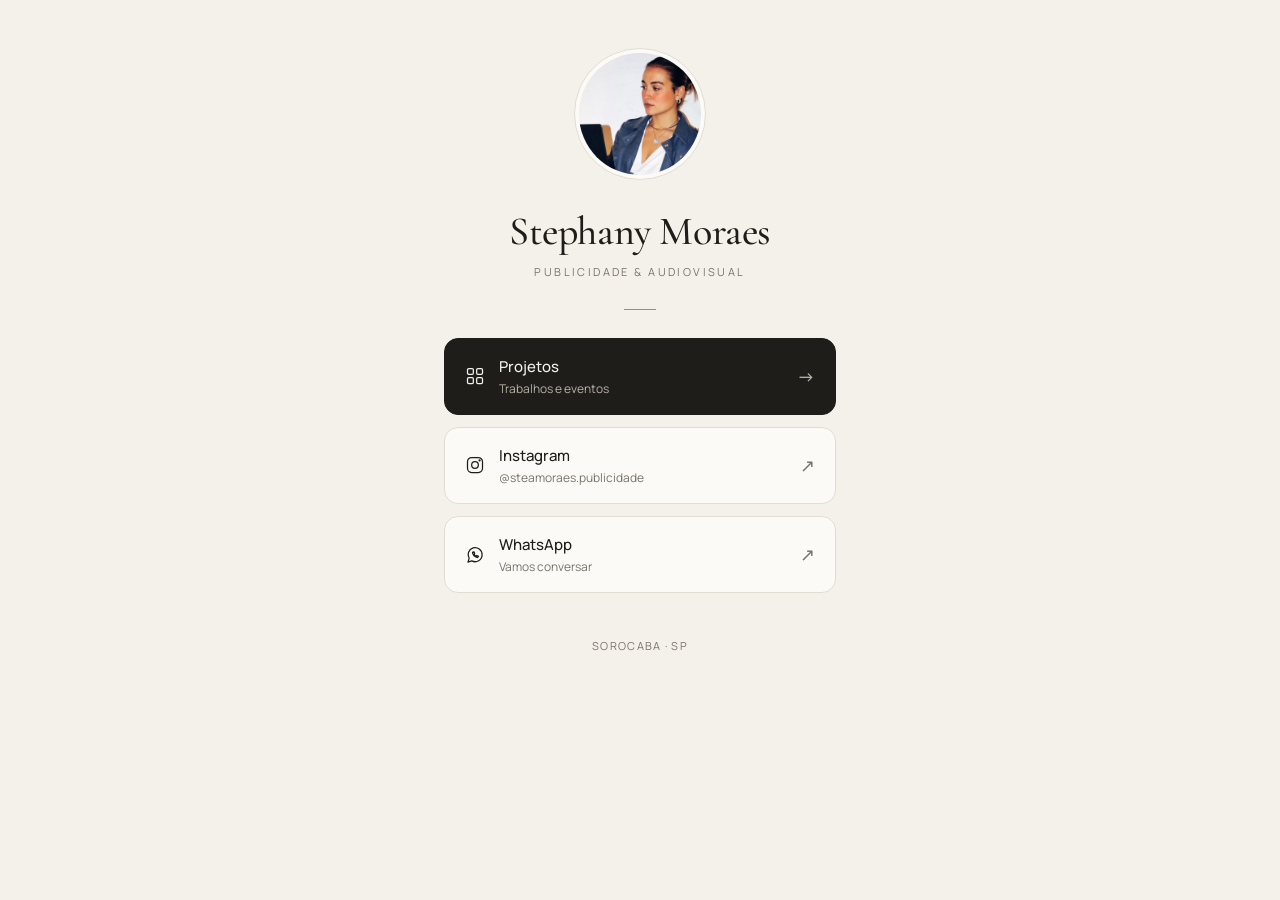
<file: site/index.html>
<!DOCTYPE html>
<html lang="pt-BR">
<head>
  <meta charset="UTF-8">
  <meta name="viewport" content="width=device-width, initial-scale=1">
  <title>Stephany Moraes | Social Media, Videomaker e Fotografia</title>
  <meta name="description" content="Stephany Moraes — Social Media, Videomaker e Fotografia.">
  <meta name="theme-color" content="#f4f1ea">

  <meta property="og:title" content="Stephany Moraes">
  <meta property="og:description" content="Publicidade & Audiovisual">
  <meta property="og:image" content="img/perfil.jpg">

  <link rel="preconnect" href="https://fonts.googleapis.com">
  <link rel="preconnect" href="https://fonts.gstatic.com" crossorigin>
  <link href="https://fonts.googleapis.com/css2?family=Cormorant+Garamond:wght@500&family=Manrope:wght@400;500&display=swap" rel="stylesheet">
  <link rel="stylesheet" href="css/style.css">
</head>
<body>
  <main class="wrap">

    <section class="perfil">
      <img class="foto" src="img/perfil.jpg" alt="Foto de Stephany Moraes">
      <h1 class="nome">Stephany Moraes</h1>
      <p class="areas">Publicidade & Audiovisual</p>
    </section>

    <div class="divisor"></div>

    <nav class="links">
      <a class="btn destaque" href="projetos.html">
        <svg viewBox="0 0 24 24" fill="none" stroke-width="1.5" stroke-linecap="round" stroke-linejoin="round" aria-hidden="true">
          <rect x="3" y="3" width="7" height="7" rx="1.5"/><rect x="14" y="3" width="7" height="7" rx="1.5"/>
          <rect x="3" y="14" width="7" height="7" rx="1.5"/><rect x="14" y="14" width="7" height="7" rx="1.5"/>
        </svg>
        <span class="texto">Projetos<small>Trabalhos e eventos</small></span>
        <span class="seta">→</span>
      </a>

      <a class="btn" href="https://instagram.com/steamoraes.publicidade" target="_blank" rel="noopener">
        <svg viewBox="0 0 24 24" fill="none" stroke-width="1.5" stroke-linecap="round" stroke-linejoin="round" aria-hidden="true">
          <rect x="3" y="3" width="18" height="18" rx="5"/><circle cx="12" cy="12" r="4"/><circle cx="17.5" cy="6.5" r=".6" fill="currentColor"/>
        </svg>
        <span class="texto">Instagram<small>@steamoraes.publicidade</small></span>
        <span class="seta">↗</span>
      </a>

      <a class="btn" href="https://wa.me/5515998329003?text=Ol%C3%A1%2C%20gostaria%20de%20conhecer%20mais%20o%20seu%20trabalho!" target="_blank" rel="noopener">
        <svg viewBox="0 0 24 24" fill="none" stroke-width="1.5" stroke-linecap="round" stroke-linejoin="round" aria-hidden="true">
          <path d="M20.5 11.6a8.4 8.4 0 0 1-12.4 7.4L3.5 20.5l1.5-4.4A8.4 8.4 0 1 1 20.5 11.6z"/>
          <path d="M9 8.8c0 3.2 2.9 6.2 6.2 6.2l1-1.4-2-1-.9.8c-1-.4-2-1.4-2.4-2.4l.8-.9-1-2L9 8.8z"/>
        </svg>
        <span class="texto">WhatsApp<small>Vamos conversar</small></span>
        <span class="seta">↗</span>
      </a>
    </nav>

    <footer class="rodape">Sorocaba · SP</footer>

  </main>
</body>
</html>
</file>
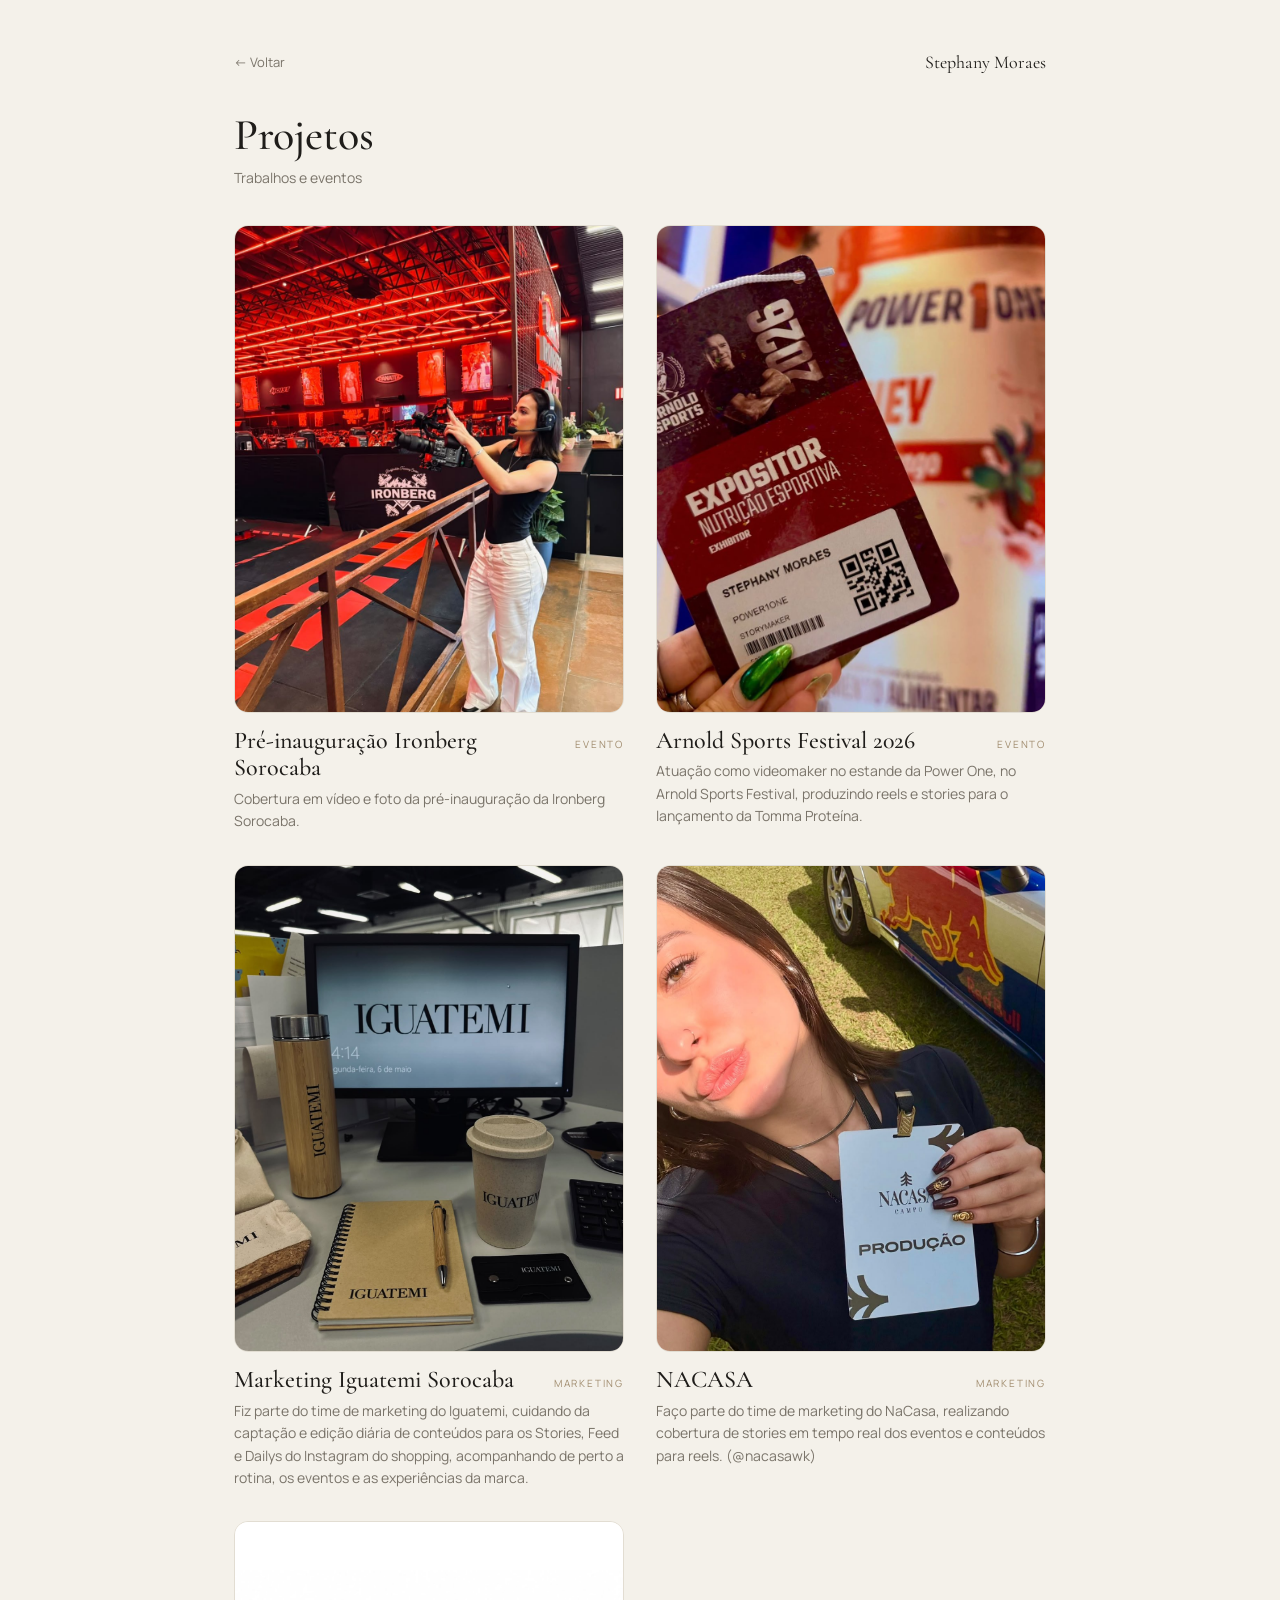
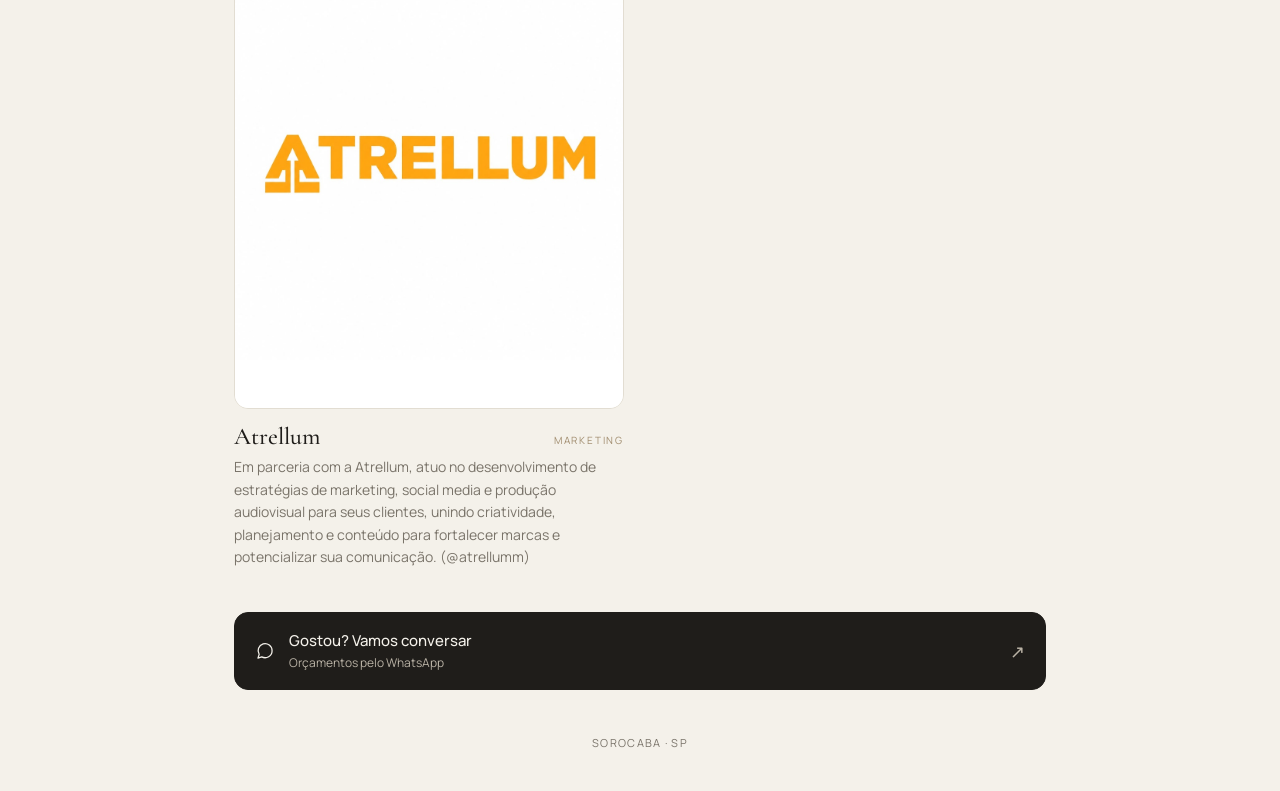
<file: site/projetos.html>
<!DOCTYPE html>
<html lang="pt-BR">
<head>
  <meta charset="UTF-8">
  <meta name="viewport" content="width=device-width, initial-scale=1">
  <title>Projetos | Stephany Moraes</title>
  <meta name="theme-color" content="#f4f1ea">

  <link rel="preconnect" href="https://fonts.googleapis.com">
  <link rel="preconnect" href="https://fonts.gstatic.com" crossorigin>
  <link href="https://fonts.googleapis.com/css2?family=Cormorant+Garamond:wght@500&family=Manrope:wght@400;500&display=swap" rel="stylesheet">
  <link rel="stylesheet" href="css/style.css">
</head>
<body>
  <main class="wrap largo">

    <header class="topo">
      <a class="voltar" href="index.html">← Voltar</a>
      <span class="assinatura">Stephany Moraes</span>
    </header>

    <h1 class="titulo-pagina">Projetos</h1>
    <p class="subtitulo">Trabalhos e eventos</p>

    <section class="projetos">

      <!-- PROJETO 1 -->
      <article class="projeto">
        <div class="capa">
          <img src="img/ironberg.jpg" alt="Stephany filmando na pré-inauguração da Ironberg Sorocaba" loading="lazy">
        </div>
        <div class="info">
          <h2>Pré-inauguração Ironberg Sorocaba</h2>
          <span class="tag">Evento</span>
        </div>
        <p>Cobertura em vídeo e foto da pré-inauguração da Ironberg Sorocaba.</p>
      </article>

      <!-- PROJETO 2 -->
      <article class="projeto">
        <div class="capa">
          <img src="img/arnold.jpg" alt="Credencial de expositora de Stephany Moraes no Arnold Sports Festival 2026, no estande da Power One" loading="lazy">
        </div>
        <div class="info">
          <h2>Arnold Sports Festival 2026</h2>
          <span class="tag">Evento</span>
        </div>
        <p>Atuação como videomaker no estande da Power One, no Arnold Sports Festival, produzindo reels e stories para o lançamento da Tomma Proteína.</p>
      </article>

      <!-- PROJETO 3 -->
      <article class="projeto">
        <div class="capa">
          <img src="img/Iguatemi.jpeg" alt="Escritorio de marketing do Iguatemi Sorocaba" loading="lazy">
        </div>
        <div class="info">
          <h2>Marketing Iguatemi Sorocaba</h2>
          <span class="tag">Marketing</span>
        </div>
        <p>Fiz parte do time de marketing do Iguatemi, cuidando da captação e edição diária de conteúdos para os Stories, Feed e Dailys do Instagram do shopping, acompanhando de perto a rotina, os eventos e as experiências da marca.</p>
      </article>

      <!-- PROJETO 4 -->
      <article class="projeto">
        <div class="capa">
          <img src="img/nacasa.jpeg" alt="Credencial NACASA" loading="lazy">
        </div>
        <div class="info">
          <h2>NACASA</h2>
          <span class="tag">Marketing</span>
        </div>
        <p>Faço parte do time de marketing do NaCasa, realizando cobertura de stories em tempo real dos eventos e conteúdos para reels. (@nacasawk)</p>
      </article>

      <!-- PROJETO 5 -->
      <article class="projeto">
        <div class="capa">
          <img src="img/atrellum.jpg" alt="Atrellum" loading="lazy">
        </div>
        <div class="info">
          <h2>Atrellum</h2>
          <span class="tag">Marketing</span>
        </div>
        <p>Em parceria com a Atrellum, atuo no desenvolvimento de estratégias de marketing, social media e produção audiovisual para seus clientes, unindo criatividade, planejamento e conteúdo para fortalecer marcas e potencializar sua comunicação. (@atrellumm)</p>
      </article>

    </section>

    <div class="cta">
      <a class="btn destaque" href="https://wa.me/5515998329003?text=Ol%C3%A1%2C%20gostaria%20de%20conhecer%20mais%20o%20seu%20trabalho!" target="_blank" rel="noopener">
        <svg viewBox="0 0 24 24" fill="none" stroke-width="1.5" stroke-linecap="round" stroke-linejoin="round" aria-hidden="true">
          <path d="M20.5 11.6a8.4 8.4 0 0 1-12.4 7.4L3.5 20.5l1.5-4.4A8.4 8.4 0 1 1 20.5 11.6z"/>
        </svg>
        <span class="texto">Gostou? Vamos conversar<small>Orçamentos pelo WhatsApp</small></span>
        <span class="seta">↗</span>
      </a>
    </div>

    <footer class="rodape">Sorocaba · SP</footer>

  </main>
</body>
</html>
</file>
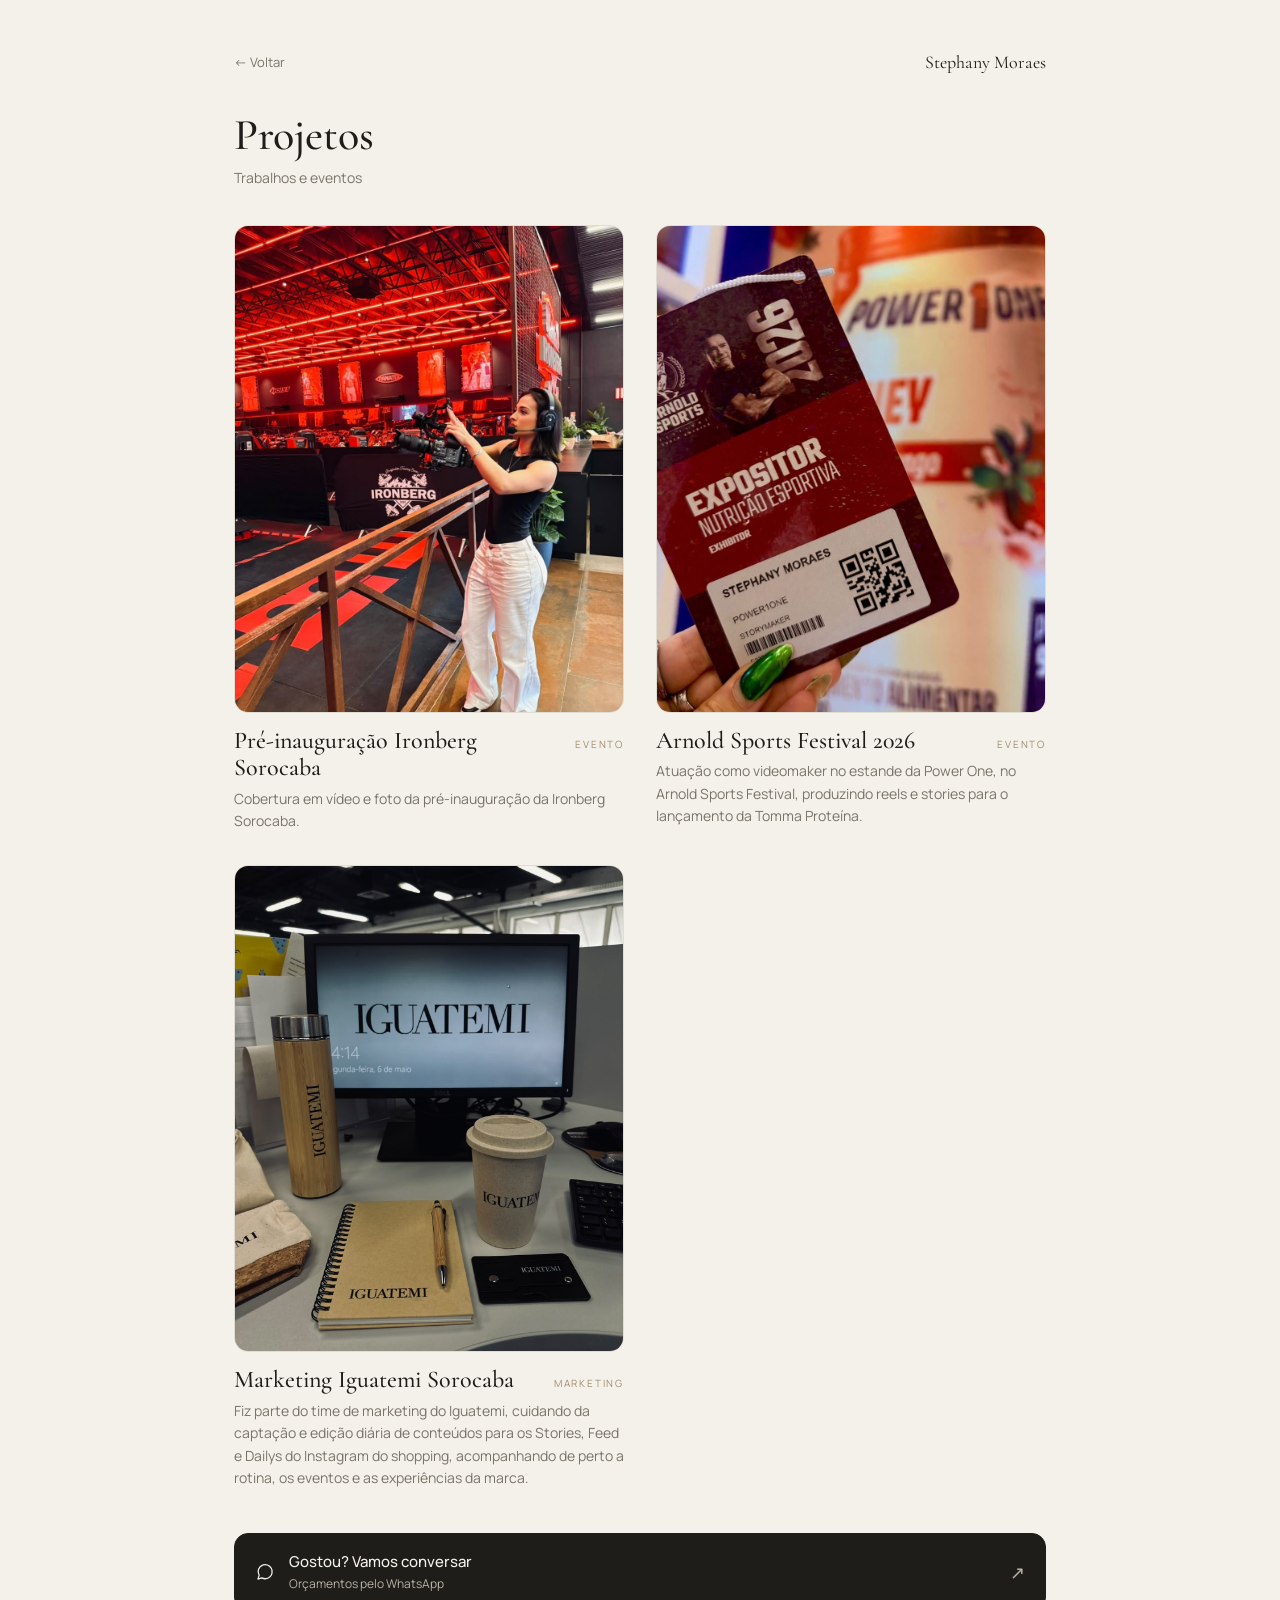
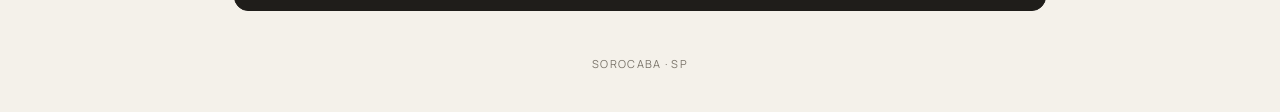
<file: Stephany-Moraes/site/projetos.html>
<!DOCTYPE html>
<html lang="pt-BR">
<head>
  <meta charset="UTF-8">
  <meta name="viewport" content="width=device-width, initial-scale=1">
  <title>Projetos | Stephany Moraes</title>
  <meta name="theme-color" content="#f4f1ea">

  <link rel="preconnect" href="https://fonts.googleapis.com">
  <link rel="preconnect" href="https://fonts.gstatic.com" crossorigin>
  <link href="https://fonts.googleapis.com/css2?family=Cormorant+Garamond:wght@500&family=Manrope:wght@400;500&display=swap" rel="stylesheet">
  <link rel="stylesheet" href="css/style.css">
</head>
<body>
  <main class="wrap largo">

    <header class="topo">
      <a class="voltar" href="index.html">← Voltar</a>
      <span class="assinatura">Stephany Moraes</span>
    </header>

    <h1 class="titulo-pagina">Projetos</h1>
    <p class="subtitulo">Trabalhos e eventos</p>

    <section class="projetos">

      <!-- PROJETO 1 -->
      <article class="projeto">
        <div class="capa">
          <img src="img/ironberg.jpg" alt="Stephany filmando na pré-inauguração da Ironberg Sorocaba" loading="lazy">
        </div>
        <div class="info">
          <h2>Pré-inauguração Ironberg Sorocaba</h2>
          <span class="tag">Evento</span>
        </div>
        <p>Cobertura em vídeo e foto da pré-inauguração da Ironberg Sorocaba.</p>
      </article>

      <!-- PROJETO 2 -->
      <article class="projeto">
        <div class="capa">
          <img src="img/arnold.jpg" alt="Credencial de expositora de Stephany Moraes no Arnold Sports Festival 2026, no estande da Power One" loading="lazy">
        </div>
        <div class="info">
          <h2>Arnold Sports Festival 2026</h2>
          <span class="tag">Evento</span>
        </div>
        <p>Atuação como videomaker no estande da Power One, no Arnold Sports Festival, produzindo reels e stories para o lançamento da Tomma Proteína.</p>
      </article>

      <!-- PROJETO 3 -->
      <article class="projeto">
        <div class="capa">
          <img src="img/Iguatemi.jpeg" alt="Escritorio de marketing do Iguatemi Sorocaba" loading="lazy">
        </div>
        <div class="info">
          <h2>Marketing Iguatemi Sorocaba</h2>
          <span class="tag">Marketing</span>
        </div>
        <p>Fiz parte do time de marketing do Iguatemi, cuidando da captação e edição diária de conteúdos para os Stories, Feed e Dailys do Instagram do shopping, acompanhando de perto a rotina, os eventos e as experiências da marca.</p>
      </article>

    </section>

    <div class="cta">
      <a class="btn destaque" href="https://wa.me/5515998329003?text=Ol%C3%A1%2C%20gostaria%20de%20conhecer%20mais%20o%20seu%20trabalho!" target="_blank" rel="noopener">
        <svg viewBox="0 0 24 24" fill="none" stroke-width="1.5" stroke-linecap="round" stroke-linejoin="round" aria-hidden="true">
          <path d="M20.5 11.6a8.4 8.4 0 0 1-12.4 7.4L3.5 20.5l1.5-4.4A8.4 8.4 0 1 1 20.5 11.6z"/>
        </svg>
        <span class="texto">Gostou? Vamos conversar<small>Orçamentos pelo WhatsApp</small></span>
        <span class="seta">↗</span>
      </a>
    </div>

    <footer class="rodape">Sorocaba · SP</footer>

  </main>
</body>
</html>
</file>
<file: site/css/style.css>
:root {
  --bg: #f4f1ea;
  --surface: #fbfaf6;
  --ink: #1f1d1a;
  --muted: #7a746a;
  --line: #e2ddd2;
  --accent: #a08c6e;
  --radius: 14px;
  --serif: "Cormorant Garamond", Georgia, serif;
  --sans: "Manrope", system-ui, -apple-system, sans-serif;
}

* { box-sizing: border-box; margin: 0; padding: 0; }

html { -webkit-text-size-adjust: 100%; }

body {
  background: var(--bg);
  color: var(--ink);
  font-family: var(--sans);
  font-size: 15px;
  line-height: 1.6;
  min-height: 100vh;
  -webkit-font-smoothing: antialiased;
}

a { color: inherit; text-decoration: none; }

.wrap {
  max-width: 440px;
  margin: 0 auto;
  padding: 48px 24px 40px;
}

/* ---------- Página inicial ---------- */

.perfil {
  text-align: center;
  animation: entrar .7s ease both;
}

.foto {
  width: 132px;
  height: 132px;
  border-radius: 50%;
  object-fit: cover;
  object-position: center;
  border: 1px solid var(--line);
  padding: 4px;
  background: var(--surface);
}

.nome {
  font-family: var(--serif);
  font-weight: 500;
  font-size: 40px;
  line-height: 1.1;
  letter-spacing: -.01em;
  margin-top: 22px;
}

.areas {
  margin-top: 10px;
  font-size: 11px;
  letter-spacing: .22em;
  text-transform: uppercase;
  color: var(--muted);
}

.divisor {
  width: 32px;
  height: 1px;
  background: var(--accent);
  margin: 28px auto;
}

.links {
  display: flex;
  flex-direction: column;
  gap: 12px;
  animation: entrar .7s .15s ease both;
}

.btn {
  display: flex;
  align-items: center;
  gap: 14px;
  padding: 16px 20px;
  background: var(--surface);
  border: 1px solid var(--line);
  border-radius: var(--radius);
  font-weight: 500;
  transition: transform .2s ease, border-color .2s ease, background .2s ease;
}

.btn:hover, .btn:focus-visible {
  border-color: var(--accent);
  transform: translateY(-1px);
}

.btn:active { transform: scale(.98); }

.btn svg {
  width: 20px;
  height: 20px;
  flex-shrink: 0;
  stroke: var(--ink);
}

.btn .texto { flex: 1; text-align: left; }

.btn .texto small {
  display: block;
  font-size: 12px;
  font-weight: 400;
  color: var(--muted);
}

.btn .seta { color: var(--muted); font-size: 18px; }

.btn.destaque {
  background: var(--ink);
  border-color: var(--ink);
  color: var(--bg);
}

.btn.destaque svg { stroke: var(--bg); }
.btn.destaque .texto small, .btn.destaque .seta { color: #b9b2a5; }

.rodape {
  margin-top: 44px;
  text-align: center;
  font-size: 11px;
  letter-spacing: .12em;
  text-transform: uppercase;
  color: var(--muted);
}

/* ---------- Página de projetos ---------- */

.topo {
  display: flex;
  align-items: center;
  justify-content: space-between;
  margin-bottom: 36px;
}

.voltar {
  display: inline-flex;
  align-items: center;
  gap: 8px;
  font-size: 13px;
  color: var(--muted);
  transition: color .2s;
}

.voltar:hover { color: var(--ink); }

.assinatura {
  font-family: var(--serif);
  font-size: 18px;
}

.titulo-pagina {
  font-family: var(--serif);
  font-weight: 500;
  font-size: 44px;
  line-height: 1;
}

.subtitulo {
  margin-top: 10px;
  color: var(--muted);
  font-size: 14px;
}

.projetos {
  display: flex;
  flex-direction: column;
  gap: 28px;
  margin-top: 36px;
}

.projeto {
  animation: entrar .7s ease both;
}

.projeto:nth-child(2) { animation-delay: .1s; }
.projeto:nth-child(3) { animation-delay: .2s; }

.projeto .capa {
  width: 100%;
  aspect-ratio: 4 / 5;
  border-radius: var(--radius);
  overflow: hidden;
  background: var(--surface);
  border: 1px solid var(--line);
}

.projeto .capa img {
  width: 100%;
  height: 100%;
  object-fit: cover;
  display: block;
}

/* Capa sem foto: bloco tipográfico */
.capa.sem-foto {
  display: flex;
  align-items: flex-end;
  padding: 24px;
  aspect-ratio: 16 / 10;
  background:
    linear-gradient(135deg, #ebe6dc 0%, #f8f6f1 100%);
}

.capa.sem-foto span {
  font-family: var(--serif);
  font-size: 30px;
  line-height: 1.05;
  color: var(--ink);
  opacity: .85;
}

.projeto .info {
  display: flex;
  justify-content: space-between;
  align-items: baseline;
  gap: 12px;
  margin-top: 14px;
}

.projeto h2 {
  font-family: var(--serif);
  font-weight: 500;
  font-size: 24px;
  line-height: 1.15;
}

.projeto .tag {
  flex-shrink: 0;
  font-size: 10px;
  letter-spacing: .18em;
  text-transform: uppercase;
  color: var(--accent);
}

.projeto p {
  margin-top: 6px;
  color: var(--muted);
  font-size: 14px;
}

.cta {
  margin-top: 44px;
}

@keyframes entrar {
  from { opacity: 0; transform: translateY(10px); }
  to   { opacity: 1; transform: none; }
}

@media (prefers-reduced-motion: reduce) {
  * { animation: none !important; transition: none !important; }
}

@media (min-width: 720px) {
  .wrap.largo { max-width: 860px; }
  .wrap.largo .projetos {
    display: grid;
    grid-template-columns: 1fr 1fr;
    gap: 32px;
  }
}
</file>
<file: Stephany-Moraes/site/css/style.css>
:root {
  --bg: #f4f1ea;
  --surface: #fbfaf6;
  --ink: #1f1d1a;
  --muted: #7a746a;
  --line: #e2ddd2;
  --accent: #a08c6e;
  --radius: 14px;
  --serif: "Cormorant Garamond", Georgia, serif;
  --sans: "Manrope", system-ui, -apple-system, sans-serif;
}

* { box-sizing: border-box; margin: 0; padding: 0; }

html { -webkit-text-size-adjust: 100%; }

body {
  background: var(--bg);
  color: var(--ink);
  font-family: var(--sans);
  font-size: 15px;
  line-height: 1.6;
  min-height: 100vh;
  -webkit-font-smoothing: antialiased;
}

a { color: inherit; text-decoration: none; }

.wrap {
  max-width: 440px;
  margin: 0 auto;
  padding: 48px 24px 40px;
}

/* ---------- Página inicial ---------- */

.perfil {
  text-align: center;
  animation: entrar .7s ease both;
}

.foto {
  width: 132px;
  height: 132px;
  border-radius: 50%;
  object-fit: cover;
  object-position: center;
  border: 1px solid var(--line);
  padding: 4px;
  background: var(--surface);
}

.nome {
  font-family: var(--serif);
  font-weight: 500;
  font-size: 40px;
  line-height: 1.1;
  letter-spacing: -.01em;
  margin-top: 22px;
}

.areas {
  margin-top: 10px;
  font-size: 11px;
  letter-spacing: .22em;
  text-transform: uppercase;
  color: var(--muted);
}

.divisor {
  width: 32px;
  height: 1px;
  background: var(--accent);
  margin: 28px auto;
}

.links {
  display: flex;
  flex-direction: column;
  gap: 12px;
  animation: entrar .7s .15s ease both;
}

.btn {
  display: flex;
  align-items: center;
  gap: 14px;
  padding: 16px 20px;
  background: var(--surface);
  border: 1px solid var(--line);
  border-radius: var(--radius);
  font-weight: 500;
  transition: transform .2s ease, border-color .2s ease, background .2s ease;
}

.btn:hover, .btn:focus-visible {
  border-color: var(--accent);
  transform: translateY(-1px);
}

.btn:active { transform: scale(.98); }

.btn svg {
  width: 20px;
  height: 20px;
  flex-shrink: 0;
  stroke: var(--ink);
}

.btn .texto { flex: 1; text-align: left; }

.btn .texto small {
  display: block;
  font-size: 12px;
  font-weight: 400;
  color: var(--muted);
}

.btn .seta { color: var(--muted); font-size: 18px; }

.btn.destaque {
  background: var(--ink);
  border-color: var(--ink);
  color: var(--bg);
}

.btn.destaque svg { stroke: var(--bg); }
.btn.destaque .texto small, .btn.destaque .seta { color: #b9b2a5; }

.rodape {
  margin-top: 44px;
  text-align: center;
  font-size: 11px;
  letter-spacing: .12em;
  text-transform: uppercase;
  color: var(--muted);
}

/* ---------- Página de projetos ---------- */

.topo {
  display: flex;
  align-items: center;
  justify-content: space-between;
  margin-bottom: 36px;
}

.voltar {
  display: inline-flex;
  align-items: center;
  gap: 8px;
  font-size: 13px;
  color: var(--muted);
  transition: color .2s;
}

.voltar:hover { color: var(--ink); }

.assinatura {
  font-family: var(--serif);
  font-size: 18px;
}

.titulo-pagina {
  font-family: var(--serif);
  font-weight: 500;
  font-size: 44px;
  line-height: 1;
}

.subtitulo {
  margin-top: 10px;
  color: var(--muted);
  font-size: 14px;
}

.projetos {
  display: flex;
  flex-direction: column;
  gap: 28px;
  margin-top: 36px;
}

.projeto {
  animation: entrar .7s ease both;
}

.projeto:nth-child(2) { animation-delay: .1s; }
.projeto:nth-child(3) { animation-delay: .2s; }

.projeto .capa {
  width: 100%;
  aspect-ratio: 4 / 5;
  border-radius: var(--radius);
  overflow: hidden;
  background: var(--surface);
  border: 1px solid var(--line);
}

.projeto .capa img {
  width: 100%;
  height: 100%;
  object-fit: cover;
  display: block;
}

/* Capa sem foto: bloco tipográfico */
.capa.sem-foto {
  display: flex;
  align-items: flex-end;
  padding: 24px;
  aspect-ratio: 16 / 10;
  background:
    linear-gradient(135deg, #ebe6dc 0%, #f8f6f1 100%);
}

.capa.sem-foto span {
  font-family: var(--serif);
  font-size: 30px;
  line-height: 1.05;
  color: var(--ink);
  opacity: .85;
}

.projeto .info {
  display: flex;
  justify-content: space-between;
  align-items: baseline;
  gap: 12px;
  margin-top: 14px;
}

.projeto h2 {
  font-family: var(--serif);
  font-weight: 500;
  font-size: 24px;
  line-height: 1.15;
}

.projeto .tag {
  flex-shrink: 0;
  font-size: 10px;
  letter-spacing: .18em;
  text-transform: uppercase;
  color: var(--accent);
}

.projeto p {
  margin-top: 6px;
  color: var(--muted);
  font-size: 14px;
}

.cta {
  margin-top: 44px;
}

@keyframes entrar {
  from { opacity: 0; transform: translateY(10px); }
  to   { opacity: 1; transform: none; }
}

@media (prefers-reduced-motion: reduce) {
  * { animation: none !important; transition: none !important; }
}

@media (min-width: 720px) {
  .wrap.largo { max-width: 860px; }
  .wrap.largo .projetos {
    display: grid;
    grid-template-columns: 1fr 1fr;
    gap: 32px;
  }
}
</file>
